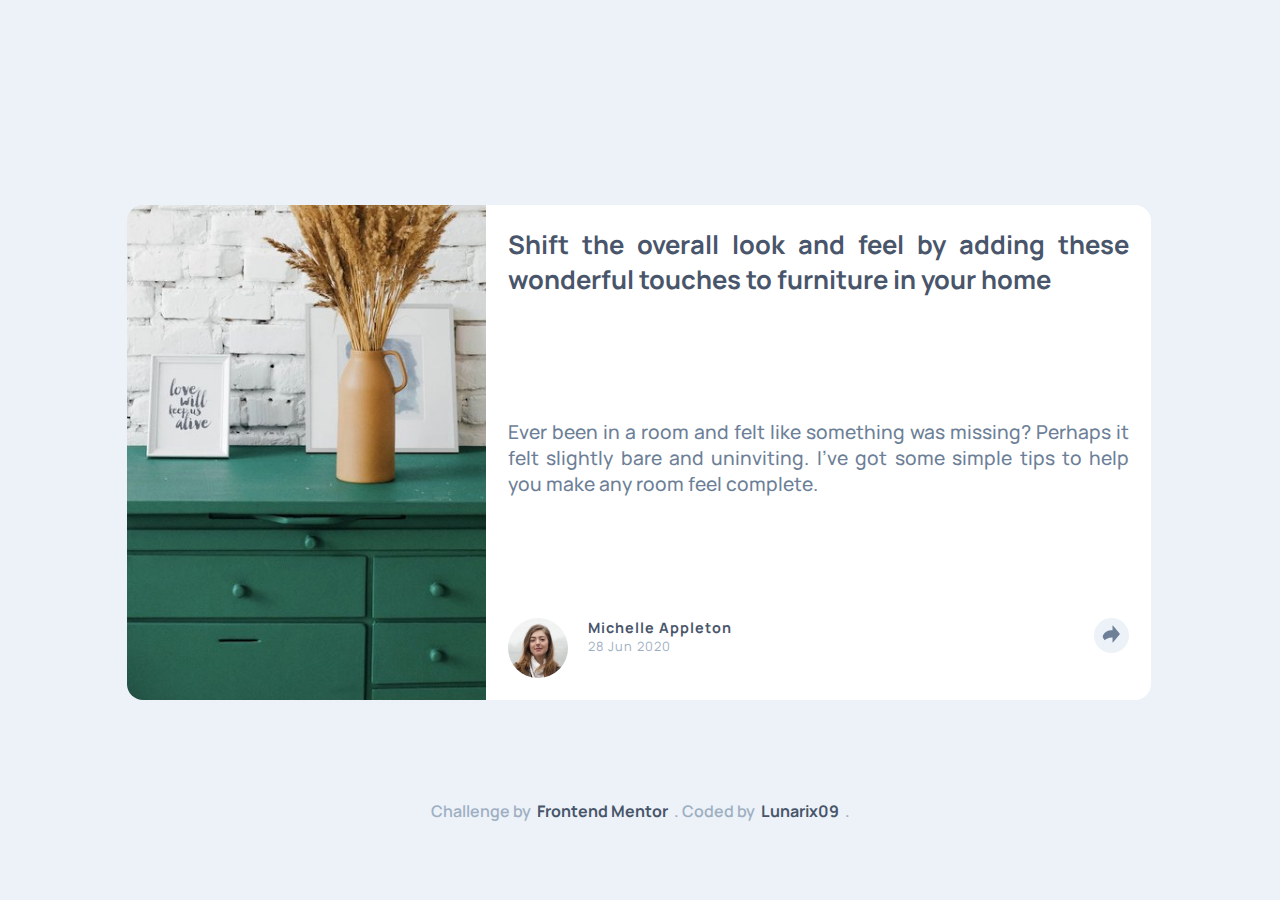
<file: article-preview-component-master/index.html>
<!DOCTYPE html>
<html lang="en">
<head>
  <meta charset="UTF-8">
  <meta name="viewport" content="width=device-width, initial-scale=1.0"> <!-- displays site properly based on user's device -->

  <link rel="icon" type="image/png" sizes="32x32" href="./images/favicon-32x32.png">
  
  <title>Article preview component</title>
  <link rel="stylesheet" href="style.css">
</head>
<body>

  <div class="article">
    <div class="left_side"><img src="images/drawers.jpg" alt=""></div>
    
    <div class="right_side">
      <span class="p_1">Shift the overall look and feel by adding these wonderful 
        touches to furniture in your home</span>
      
      <span class="p_2">Ever been in a room and felt like something was missing? Perhaps 
        it felt slightly bare and uninviting. I’ve got some simple tips 
        to help you make any room feel complete.</span>
      
      <div class="infos">
        <div>
          <img src="images\avatar-michelle.jpg" alt="">
          <span>
            <h2>Michelle Appleton</h2>
            <p>28 Jun 2020</p>
          </span>
        </div>
        
        <button class="share"><img src="images\icon-share.svg" alt="button share"></button>
      </div>
    
      <div class="popup_1">
        <p>SHARE</p>
        <div>
          <button class="faceb"><img src="images\icon-facebook.svg" alt="icon-facebook"></button>
          <button class="twt"><img src="images\icon-twitter.svg" alt="icon-twitter"></button>
          <button class="pint"><img src="images\icon-pinterest.svg" alt="icon-pinterest"></button>
        </div>
        <button class="share"><img src="images\icon-share.svg" alt="button share"></button>
      </div>
      
    </div>
  
  </div>

    <div class="popup">
      <p>SHARE</p>
      <div>
        <button class="faceb"><img src="images\icon-facebook.svg" alt="icon-facebook"></button>
        <button class="twt"><img src="images\icon-twitter.svg" alt="icon-twitter"></button>
        <button class="pint"><img src="images\icon-pinterest.svg" alt="icon-pinterest"></button>
      </div>
      <button class="share"><img src="images\icon-share.svg" alt="button share"></button>
    </div>  
  
  <div class="attribution">
    Challenge by <a href="https://www.frontendmentor.io?ref=challenge" target="_blank">Frontend Mentor</a>. 
    Coded by <a href="https://www.frontendmentor.io/profile/Lunarix09">Lunarix09</a>.
  </div>

  <script src="script.js"></script>
</body>
</html>
</file>
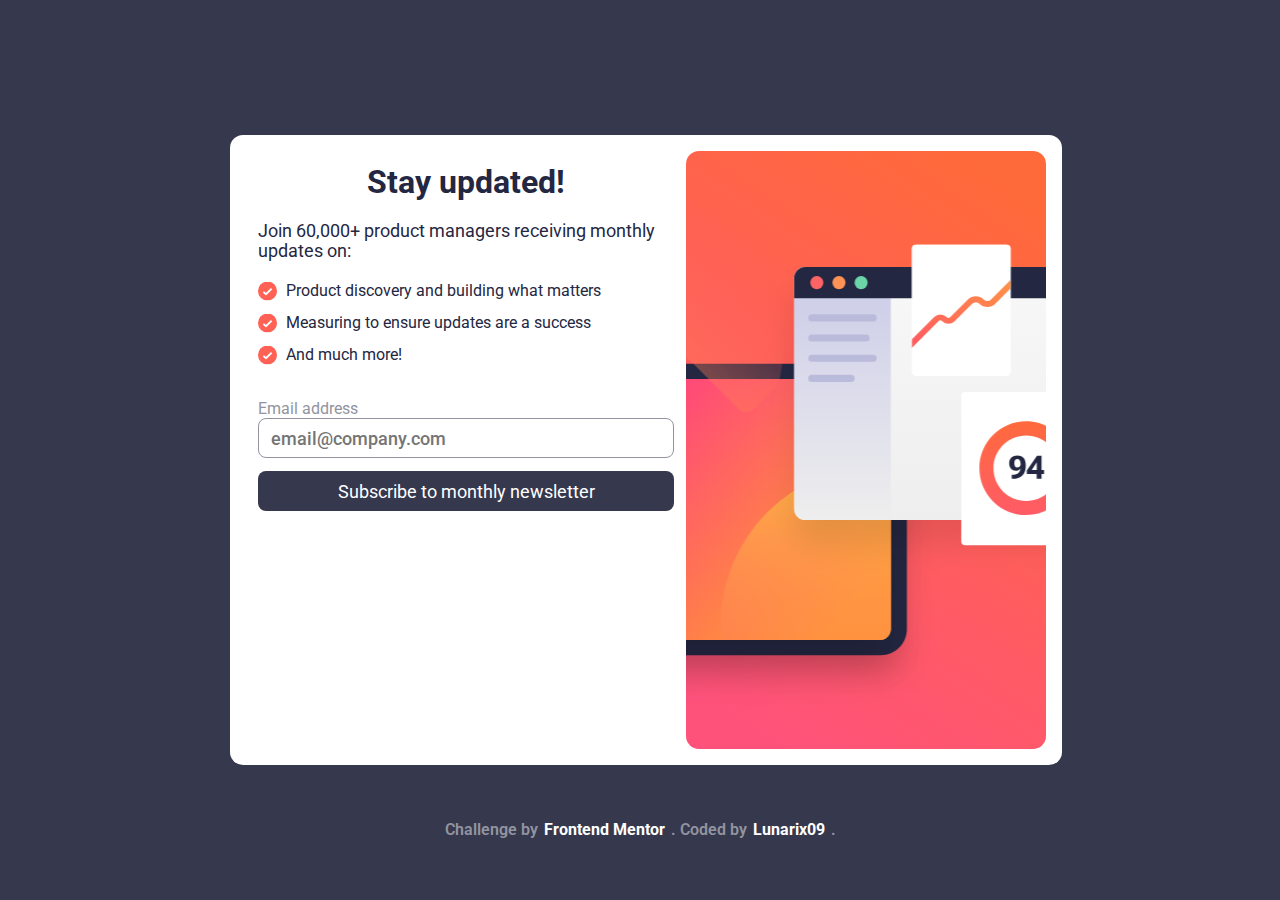
<file: newsletter-sign-up-with-success-message-main/index.html>
<!DOCTYPE html>
<html lang="en">
<head>
  <meta charset="UTF-8">
  <meta name="viewport" content="width=device-width, initial-scale=1.0"> <!-- displays site properly based on user's device -->

  <link rel="icon" type="image/png" sizes="32x32" href="./assets/images/favicon-32x32.png">
  
  <title>Newsletter sign-up form with success message</title>
  <link rel="stylesheet" href="style.css">

</head>
<body>

<!-- Sign-up form start -->
  <div class="card">

    <div class="left_side">
      <h1>Stay updated!</h1>
      <p class="p1">Join 60,000+ product managers receiving monthly updates on:</p>
      <ul>
        <li>Product discovery and building what matters</li>
        <li>Measuring to ensure updates are a success</li>
        <li>And much more!</li>
      </ul>

      <span> <label for="email" class="placeholder">Email address</label>
      <label for="email" class="placeholder_1">Valid email required</label></span>
      
      <form action="" method="get">
        <input required type="email" placeholder="email@company.com" class="email" id="email">
        <button type="submit" class="submit">Subscribe to monthly newsletter</button>
      </form>
    </div>
    
    <div class="right_side">
      
    </div>
  </div>

   
 
<!-- Sign-up form end -->

<!-- Success message start -->

  <div class="sucess_message" id="sucess_message">
    <div class="pop_up">
      <img src="images/icon-list.svg" alt="icon-list">
      <h1>Thanks for subscribing!</h1>
      <p class="p2">A confirmation email has been sent to ash@loremcompany.com. Please open it and click the button inside to confirm your subscription.</p>

      <button class="dismiss_btn">Dismiss message</button>
    </div>
  </div>

<!-- Success message end -->
  
  <div class="attribution">
    Challenge by <a href="https://www.frontendmentor.io?ref=challenge" target="_blank">Frontend Mentor</a>. 
    Coded by <a href="https://www.frontendmentor.io/profile/Lunarix09">Lunarix09</a>.
  </div>

  <script src="script.js"></script>

</body>
</html>
</file>
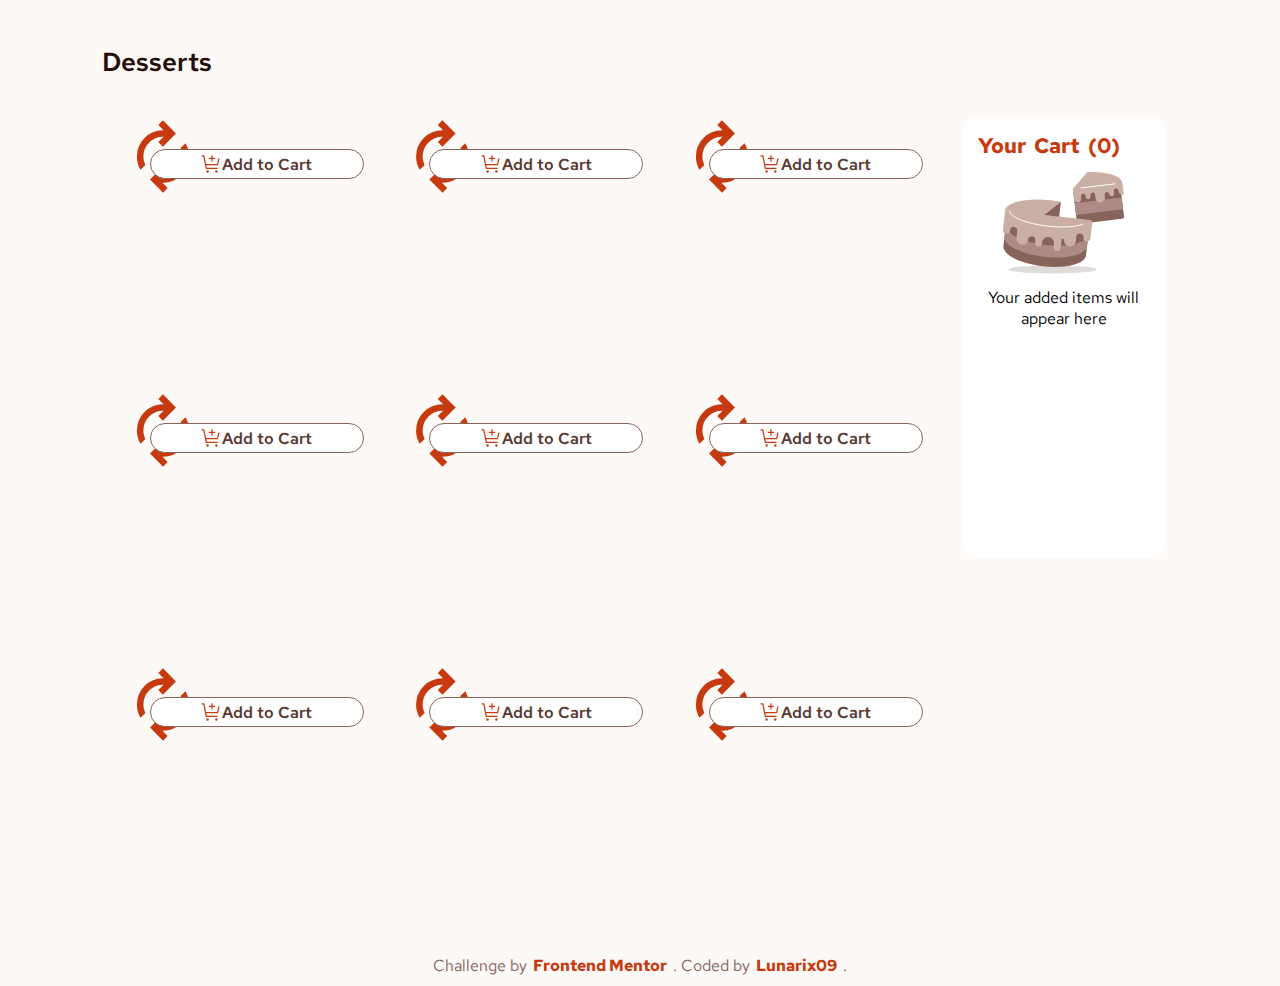
<file: product-list-with-cart-main/index.html>
<!DOCTYPE html>
<html lang="en">
<head>
  <meta charset="UTF-8">
  <meta name="viewport" content="width=device-width, initial-scale=1.0"> <!-- displays site properly based on user's device -->

  <link rel="icon" type="image/png" sizes="32x32" href="./assets/images/favicon-32x32.png">
  <link rel="stylesheet" href="style.css">
  
  <script src="script.js" defer></script>
  <title>Product list with cart</title>

</head>
<body>

  <div class="container">
      <label for="desserts" class="desserts_label">Desserts</label>
   
    <section class="desserts" id="desserts">

      <div class="d_1 d">
        <img class="desserts_img" src="" alt="">
        <div class="details">
          <p></p>
          <h3></h3>
          <h5></h5>
        </div>
        <button class="add_to_cart"><img src="assets/images/icon-add-to-cart.svg" alt="">  <span>Add to Cart</span> </button>
        <div class="counter">
          <button class="minus_btn"><img src="assets/images/icon-decrement-quantity.svg" alt="icon-decrement-quantity"></button>
          <span class="counter_span"></span>
          <button class="plus_btn"><img src="assets/images/icon-increment-quantity.svg" alt="icon-increment-quantity"></button>
        </div>
      </div>

      <div class="d_2 d">
        <img class="desserts_img" src="" alt="">
        <div class="details">
          <p></p>
          <h3></h3>
          <h5></h5>
        </div>
        <button class="add_to_cart"> <img src="assets/images/icon-add-to-cart.svg" alt="">  <span>Add to Cart</span> </button>
        <div class="counter">
          <button class="minus_btn"><img src="assets/images/icon-decrement-quantity.svg" alt="icon-decrement-quantity"></button>
          <span class="counter_span"></span>
          <button class="plus_btn"><img src="assets/images/icon-increment-quantity.svg" alt="icon-increment-quantity"></button>
        </div>
      </div>

      <div class="d_3 d">
        <img class="desserts_img" src="" alt="">
        <div class="details">
          <p></p>
          <h3></h3>
          <h5></h5>
        </div>
        <button class="add_to_cart"> <img src="assets/images/icon-add-to-cart.svg" alt="">  <span>Add to Cart</span> </button>
        <div class="counter">
          <button class="minus_btn"><img src="assets/images/icon-decrement-quantity.svg" alt="icon-decrement-quantity"></button>
          <span class="counter_span"></span>
          <button class="plus_btn"><img src="assets/images/icon-increment-quantity.svg" alt="icon-increment-quantity"></button>
        </div>
      </div>

      <div class="d_4 d">
        <img class="desserts_img" src="" alt="">
        <div class="details">
          <p></p>
          <h3></h3>
          <h5></h5>
        </div>
        <button class="add_to_cart"> <img src="assets/images/icon-add-to-cart.svg" alt="">  <span>Add to Cart</span> </button>
        <div class="counter">
          <button class="minus_btn"><img src="assets/images/icon-decrement-quantity.svg" alt="icon-decrement-quantity"></button>
          <span class="counter_span"></span>
          <button class="plus_btn"><img src="assets/images/icon-increment-quantity.svg" alt="icon-increment-quantity"></button>
        </div>
      </div>

      <div class="d_5 d">
        <img class="desserts_img" src="" alt="">
        <div class="details">
          <p></p>
          <h3></h3>
          <h5></h5>
        </div>
        <button class="add_to_cart"> <img src="assets/images/icon-add-to-cart.svg" alt="">  <span>Add to Cart</span> </button>
        <div class="counter">
          <button class="minus_btn"><img src="assets/images/icon-decrement-quantity.svg" alt="icon-decrement-quantity"></button>
          <span class="counter_span"></span>
          <button class="plus_btn"><img src="assets/images/icon-increment-quantity.svg" alt="icon-increment-quantity"></button>
        </div>
      </div>

      <div class="d_6 d">
        <img class="desserts_img" src="" alt="">
        <div class="details">
          <p></p>
          <h3></h3>
          <h5></h5>
        </div>
        <button class="add_to_cart"> <img src="assets/images/icon-add-to-cart.svg" alt="">  <span>Add to Cart</span> </button>
        <div class="counter">
          <button class="minus_btn"><img src="assets/images/icon-decrement-quantity.svg" alt="icon-decrement-quantity"></button>
          <span class="counter_span"></span>
          <button class="plus_btn"><img src="assets/images/icon-increment-quantity.svg" alt="icon-increment-quantity"></button>
        </div>
      </div>

      <div class="d_7 d">
        <img class="desserts_img" src="" alt="">
        <div class="details">
          <p></p>
          <h3></h3>
          <h5></h5>
        </div>
        <button class="add_to_cart"> <img src="assets/images/icon-add-to-cart.svg" alt="">  <span>Add to Cart</span> </button>
        <div class="counter">
          <button class="minus_btn"><img src="assets/images/icon-decrement-quantity.svg" alt="icon-decrement-quantity"></button>
          <span class="counter_span"></span>
          <button class="plus_btn"><img src="assets/images/icon-increment-quantity.svg" alt="icon-increment-quantity"></button>
        </div>
      </div>

      <div class="d_8 d">
        <img class="desserts_img" src="" alt="">
        <div class="details">
          <p></p>
          <h3></h3>
          <h5></h5>
        </div>
        <button class="add_to_cart"> <img src="assets/images/icon-add-to-cart.svg" alt="">  <span>Add to Cart</span> </button>
        <div class="counter">
          <button class="minus_btn"><img src="assets/images/icon-decrement-quantity.svg" alt="icon-decrement-quantity"></button>
          <span class="counter_span"></span>
          <button class="plus_btn"><img src="assets/images/icon-increment-quantity.svg" alt="icon-increment-quantity"></button>
        </div>
      </div>

      <div class="d_9 d">
        <img class="desserts_img" src="" alt="">
        <div class="details">
          <p></p>
          <h3></h3>
          <h5></h5>
        </div>
        <button class="add_to_cart"> <img src="assets/images/icon-add-to-cart.svg" alt="">  <span>Add to Cart</span> </button>        <div class="counter">
          <button class="minus_btn"><img src="assets/images/icon-decrement-quantity.svg" alt="icon-decrement-quantity"></button>
          <span class="counter_span"></span>
          <button class="plus_btn"><img src="assets/images/icon-increment-quantity.svg" alt="icon-increment-quantity"></button>
        </div>
      </div>
      
    </section>
    
    <div class="cart">
      <h2>Your Cart (<span></span>)</h2>
      <div class="empty">
        <img src="assets/images/illustration-empty-cart.svg" alt="">
        <p>Your added items will appear here</p>
      </div>
      
      <!--
      <div class="article">
        <img class="article_img" src="" alt="">
        <div class="dessert_infos">
          <h2></h2>

          <div>
            <p class="n_article counter_span"></p>
            <span class="u_price"></span>
            <span class="n_article_x_u_price"></span>
          </div>
        </div>

        <button class="remove_btn"><img src="assets/images/icon-remove-item.svg" alt="icon-remove-item"></button>
      </div>
      -->

      <div class="articles"></div>

      <div class="confirm_order">
        <div class="total">
          <span>Order total</span>
          <span class="total_count"></span>
        </div>
        <div class="carbon_neutral"><img src="assets/images/icon-carbon-neutral.svg" alt=""> <p>This is a <strong>carbon-neutral</strong> delivery </p></div>
        <button class="cofirm_order_btn">Cofirm Order</button>
      </div>

    </div>

    <div class="pop_up_background">
      <div class="pop_up">
        <img src="assets/images/icon-order-confirmed.svg" alt="icon-order-confirmed">
        
        <div class="text">
          <h1>Order Confirmed</h1>
          <p>We hope you enjoy your food!</p>
        </div>
        
        <div class="order">
          
        </div>
        <button class="start">Start New Order</button>
      </div>

    </div>
  </div>
  
  <div class="attribution">
    Challenge by <a href="https://www.frontendmentor.io?ref=challenge">Frontend Mentor</a>. 
    Coded by <a href="https://www.frontendmentor.io/profile/Lunarix09">Lunarix09</a>.
  </div>
</body>
</html>
</file>
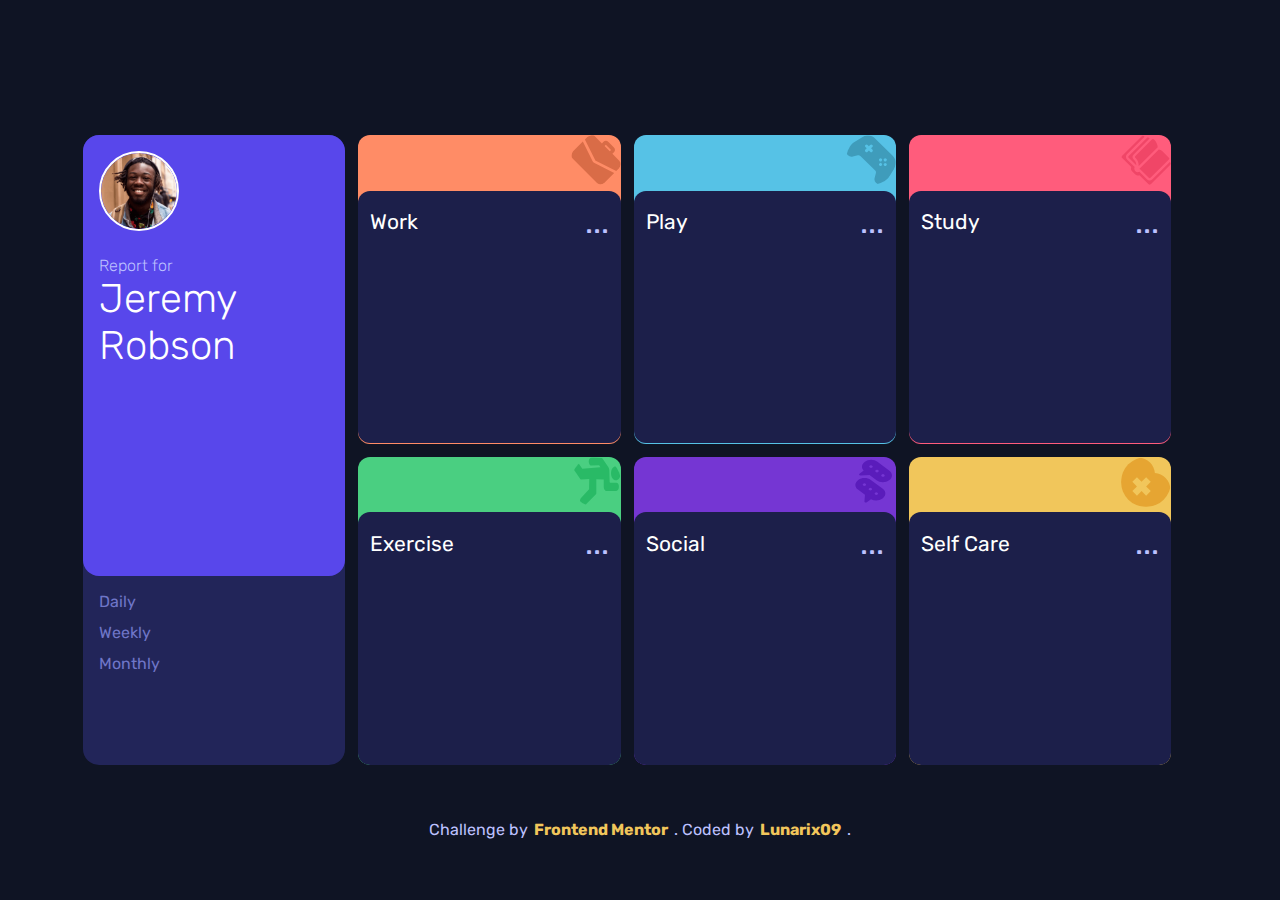
<file: time-tracking-dashboard-main/index.html>
<!DOCTYPE html>
<html lang="en">
<head>
  <meta charset="UTF-8">
  <meta name="viewport" content="width=device-width, initial-scale=1.0"> <!-- displays site properly based on user's device -->

  <link rel="icon" type="image/png" sizes="32x32" href="./images/favicon-32x32.png">
  <link rel="stylesheet" href="style.css">
  <script src="script.js" defer></script>
  <title>Time tracking dashboard</title>

</head>
<body onload="our_infos()">

  <section>
    <div class="card_1">
      <div class="user_side">
        <img src="images/image-jeremy.png" alt="image-jeremy">
        
        <div>
          <label for="h1">Report for</label>
          <h1 class="h1" id="h1">Jeremy Robson</h1>
        </div>
      
      </div>

      <div class="infos">
        <ul>
          <li class="daily">Daily</li>
          <li class="weekly">Weekly</li>
          <li class="monthly">Monthly</li>
        </ul>
      </div> 
    </div>

    <div class="card_2">
      <div class="img"><img src="images/icon-work.svg" alt=""></div>
      <div class="cardi_1 cardi">

        <div class="label">
          <label class="label_1" for="time"></label>
          <label class="label_2" for="time">...</label>
        </div>

        <div class="time">
          <h1></h1>
          <p></p>
        </div>
      </div>
      
    </div>

    <div class="card_3">
      <div class="img"><img src="images/icon-exercise.svg" alt=""></div>
      <div class="cardi_3 cardi">

        <div class="label">
          <label class="label_1" for="time"></label>
          <label class="label_2" for="time">...</label>
        </div>

        <div class="time">
          <h1></h1>
          <p></p>
        </div>
      </div>
      
    </div>

    <div class="card_4">
      <div class="img"><img src="images/icon-play.svg" alt=""></div>
      <div class="cardi_4 cardi">

        <div class="label">
          <label class="label_1" for="time"></label>
          <label class="label_2" for="time">...</label>
        </div>

        <div class="time">
          <h1></h1>
          <p></p>
        </div>
      </div>
      
    </div>

    <div class="card_5">
      <div class="img"><img src="images/icon-social.svg" alt=""></div>
      <div class="cardi_5 cardi">

        <div class="label">
          <label class="label_1" for="time"></label>
          <label class="label_2" for="time">...</label>
        </div>

        <div class="time">
          <h1></h1>
          <p></p>
        </div>
      </div>
      
    </div>

    <div class="card_6">
      <div class="img"><img src="images/icon-study.svg" alt=""></div>
      <div class="cardi_6 cardi">

        <div class="label">
          <label class="label_1" for="time"></label>
          <label class="label_2" for="time">...</label>
        </div>

        <div class="time">
          <h1></h1>
          <p></p>
        </div>
      </div>
      
    </div>

    <div class="card_7">
      <div class="img"><img src="images/icon-self-care.svg" alt=""></div>
      <div class="cardi_7 cardi">

        <div class="label">
          <label class="label_1" for="time"></label>
          <label class="label_2" for="time">...</label>
        </div>

        <div class="time">
          <h1></h1>
          <p></p>
        </div>
      </div>
      
    </div>

  </section>
  
  <div class="attribution">
    Challenge by <a href="https://www.frontendmentor.io?ref=challenge" target="_blank">Frontend Mentor</a>. 
    Coded by <a href="https://www.frontendmentor.io/profile/Lunarix09">Lunarix09</a>.
  </div>
</body>
</html>
</file>
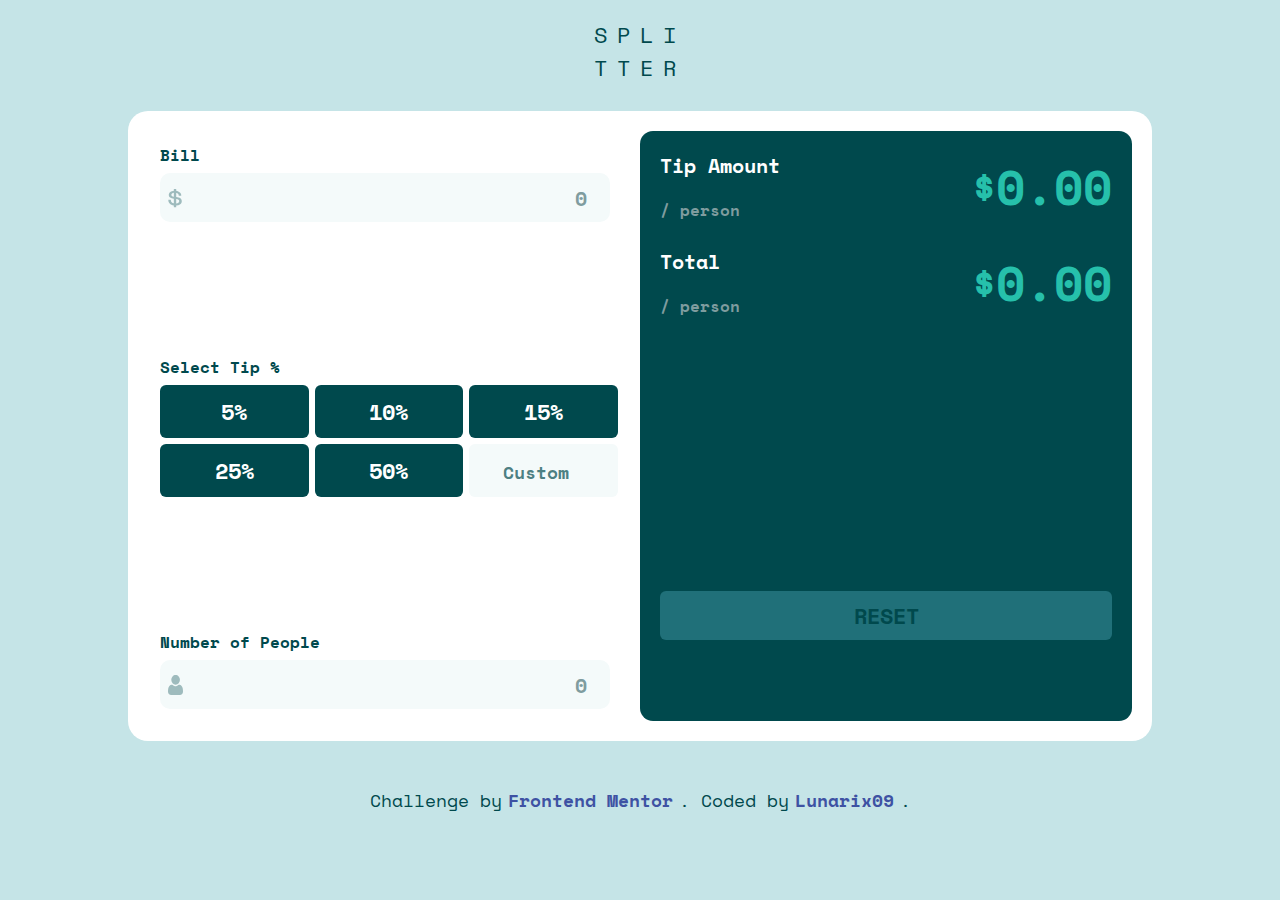
<file: tip-calculator-app-main/index.html>
<!DOCTYPE html>
<html lang="en">
<head>
  <meta charset="UTF-8">
  <meta name="viewport" content="width=device-width, initial-scale=1.0"> <!-- displays site properly based on user's device -->

  <link rel="icon" type="image/png" sizes="32x32" href="./images/favicon-32x32.png">
  <link rel="stylesheet" href="style.css">
  <title>Tip calculator app</title>
</head>
<body>

  <div class="text_1">
    <span>SPLI</span>
    <span>TTER</span>
  </div>

  <section>
  <!-- left_side -->
    <div class="left_side">

      <div class="bill_1">
        <label for="bill">
          <span>Bill</span>
          <span class="error">Can't be zero</span>
        </label>
        <div>
          <img src="images/icon-dollar.svg" alt="icon-dollar">
          <input type="number" min="0" placeholder="0" id="bill">
        </div>
      </div>

      <div class="tip">
        <label for="tip_percent">Select Tip %</label>

        <div id="tip_percent">
          <button class="btn_5 btn_percent">5%</button>
          <button class="btn_10 btn_percent" >10%</button>
          <button class="btn_15 btn_percent">15%</button>
          <button class="btn_25 btn_percent">25%</button>
          <button class="btn_50 btn_percent">50%</button>

          <input id="custom_btn" type="number" min="1" step="0.5" placeholder="Custom" title="Custom tip percent %">
        </div>
      </div>

      <div class="people">
        <label for="people_nb">
          <span>Number of People</span>
          <span class="error">Can't be zero</span>
        </label>
        <div>
          <img src="images/icon-person.svg" alt="icon-person">
          <input type="number" min="0" step="1"  placeholder="0" id="people_nb">
        </div>
      </div>

    </div>

  <!-- right_side -->
    <div class="right_side">
      <div class="results">

        <div class="amount">
          <div>
            <p class="p_1">Tip Amount</p>
            <p>/ person</p>
          </div>
          <span>$<h2>0.00</h2></span>
        </div>

        <div class="total">
          <div>
            <p class="p_1">Total</p>
            <p>/ person</p>
          </div>
          <span>$<h2>0.00</h2></span>
        </div>
      </div>

      <button class="reset_btn">RESET</button>
    </div>

  </section>
  
  <div class="attribution">
    Challenge by <a href="https://www.frontendmentor.io?ref=challenge" target="_blank">Frontend Mentor</a>. 
    Coded by <a href="https://www.frontendmentor.io/profile/Lunarix09">Lunarix09</a>.
  </div>

  <script src="script.js" defer></script>
</body>
</html>
</file>
<file: article-preview-component-master/style.css>
@import url('https://fonts.googleapis.com/css2?family=Manrope:wght@200..800&display=swap');

*{
    margin: 0;
    padding: 0;
    box-sizing: border-box;
    font-family: "Manrope", sans-serif;
}
body{
    display: flex;
    flex-direction: column;
    justify-content: center;
    background-color: hsl(210, 46%, 95%);
    padding: 25px;
}
.article{
    display: flex;
    flex-direction: row;
    gap: 0px;
    box-shadow: 3px 6px 12px hsl(210, 46%, 95%);
    height: 55vh;
    width: 80vw;
    position: relative;
    top: 20vh;
    left: 8vw;
}
.left_side{
    height: 100%;
    width: 35%;
    border-radius: 16px 0px 0px 16px ;
}
.left_side img{
    display: block;
    height: 100%;
    width: 100%;
    border-radius: 16px 0px 0px 16px ;
    object-fit: cover;
}
.right_side{
    height: 100%;
    width: 65%;
    border-radius: 0px 16px  16px 0px ;
    background-color: hsl(0, 0%, 100%);
    display: flex;
    flex-direction: column;
    justify-content: space-between;
    align-items: center;
    padding: 22px;
}
.p_1{
    width: 100%;
    height: auto;
    font-size: 1.4em;
    font-weight: 700;
    color: hsl(217, 19%, 35%);
    text-align: justify;
}
.p_2{
    width: 100%;
    height: auto;
    font-size: 1.1em;
    font-weight: 500;
    color: hsl(214, 17%, 51%);
    text-align: justify;
    margin: 22px 0px;
}
.infos{
    width: 100%;
    height: auto;
    display: flex;
    flex-direction: row;
    justify-content: space-between;
}
.infos div{
    width: 100%;
    height: auto;
    display: flex;
    flex-direction: row;
}
.infos p{
    width: 100%;
    color: hsl(212, 23%, 69%);
    font-size: 0.8em;
    letter-spacing: 1px;
}
.infos h2{
    width: 100%;
    color: hsl(217, 19%, 35%);
    font-size: 0.9em;
    letter-spacing: 1px;
}
.infos img{
    width: 60px;
    height: 60px;
    border-radius: 100%;
    margin-right: 20px;
}
.infos span{
    display: flex;
    flex-direction: column;
}
.infos .share{
    background-color: hsl(210, 46%, 95%);
    width: 35px;
    height: 35px;
    border-radius: 100%;
    border: none;
    cursor: pointer;
    
}
.share img{
    width: 18px;
    height: 18px;
    margin-left: 8px;
    transition: 0.6s ease-in-out;
}
.fadeIn{ 
    opacity: 0;    
    animation: fadeIn 0.7s forwards;
}
.fadeOut{ 
    opacity: 1;    
    animation: fadeOut 0.7s forwards;
}
@keyframes fadeIn {
    from {
        opacity: 0;
        width: 10em;
    }
    50% {
        opacity: 0.6;
    }
    to {
        opacity: 1;
        width: 15em;
    }
}
@keyframes fadeOut {
    from {
        opacity: 1;
        width: 15em;
    }
    50% {
        opacity: 0.6;
    }
    to {
        
        opacity: 0;
        width: 10em;
    }
}
.popup{
    display: none;
    flex-direction: row;
    align-items: center;
    justify-content: center;
    transform: translate(-50%, -50%);
    width: 15em;
    border-radius: 12px;
    background-color: hsl(217, 19%, 35%);
    padding: 12px;
    margin-right: 10px;
    position: absolute;
    top: 50%;
    left: 50%;
    padding: 10px 25px;
    gap: 8px;
    box-shadow: 2px 5px 18px hsl(212, 23%, 69%);
}
.popup p{
    color: hsl(212, 23%, 69%);
    font-size: 16px;
    letter-spacing: 2px;
    font-weight: 500;
    
}
.popup::after{
    content: "";
    position: relative;
    bottom: -33px; 
    left: -28%; 
    border-width: 12px;
    border-style: solid;
    border-color: hsl(217, 19%, 35%) transparent  transparent  transparent; /* Triangle pointant vers le bas */
    display: block;
    width: 0;
    height: 0;
}
.popup button{
    border: none;
    width: 25px;
    height: 25px;
    cursor: pointer;
    background-color: transparent;
}
.popup .share{
    display: none;
}
.popup div{
    display: flex;
    flex-direction: row;
}
.share:hover{
    transform: scale(1.1);
    border: 1.5px solid hsl(214, 17%, 51%);
}
.share:active{
    background-color: hsl(214, 17%, 51%);
    
}
.share img:active{
    color: hsl(210, 46%, 95%);
}
.active{
    display: flex !important;
}
.fadeIn1{ 
    opacity: 0;    
    animation: fadeIn1 0.7s forwards;
}
.fadeOut1{ 
    opacity: 1;    
    animation: fadeOut1 0.7s forwards;
}
@keyframes fadeIn1 {
    from {
        opacity: 0;
        transform: translate(0,-30px);
        z-index: -0.8;
    }
    50%{
        z-index: -0.5;
    }
    to {
        opacity: 1;
        transform: translate(0, 9.1vh);
        z-index: 0;
    }
}
@keyframes fadeOut1 {
    from {
        opacity: 1;
        transform: translate(0px,9.1vh);
        z-index: 0;
    }
    50%{
        z-index: -0.5;
    }
    to {
        opacity: 0;
        transform: translate(0,6vh);
        z-index: -0.8;
    }
}
.popup_1{
    display: none;
    flex-direction: row;
    align-items: center;
    justify-content: space-between;
    width: 93vw;
    background-color: hsl(217, 19%, 35%);
    padding: 12px;
    border-radius: 0px 0px 16px  16px ;
    padding: 6% 8%;
    opacity: 0;
}
.popup_1 div{
    display: flex;
    flex-direction: row;
    gap: 8px;
}
.popup_1 p{
    color: hsl(212, 23%, 69%);
    font-size: 16px;
    letter-spacing: 2px;
    font-weight: 500;
}
.popup_1 button{
    border: none;
    width: 25px;
    height: 25px;
    cursor: pointer;
    background-color: transparent;
}
.popup_1 .share{
    background-color: hsl(214, 17%, 51%);
    width: 30px;
    height: 30px;
    border-radius: 100%;
    border: none;
    cursor: pointer;
}
.popup_1 .share{
    background-color: hsl(214, 17%, 51%);
    width: 30px;
    height: 30px;
    border-radius: 100%;
    border: none;
    cursor: pointer;
} 
.popup_1 .share img{
    width: 22px;
    height: 22px;
    margin-left: 2px;
}

.attribution {
    display: flex;
    align-items: center;
    justify-content: center;
    gap: 6px;
    color: hsl(212, 23%, 69%);
    padding: 10px;
    font-size: 16px;
    font-weight: 600;
    text-align: justify;
    flex-wrap: wrap;
    position: relative;
    top: 30vh;
}
.attribution a {
    text-decoration: none;
    color: hsl(217, 19%, 35%);
    font-weight: 700;
}
@media screen and (min-width:730px){
    .p_1{font-size: 1.6em;
    }
    .p_2{
        font-size: 1.2em;
    }
}
@media screen and (max-width:1000px){
    .article{
        display: flex;
        flex-direction: row;
        gap: 0px;
        box-shadow: 3px 6px 12px hsl(210, 46%, 95%);
        height: 70vh;
        width: 80vw;
        position: relative;
        top: 5vh;
        left: 7vw;
    }
}
@media screen and (max-width: 1000px) and (min-width: 900px){
    .popup::after{
        bottom: -33px; 
        left: -36%; 
    }
}
@media screen and (max-width: 899px){
    .popup::after{
        bottom: -33px; 
        left: -33%; 
    }
}
@media screen and (max-width: 840px){
    .article{
        height: 80vh;
        width: 80vw;
        position: relative;
        top: 5vh;
        left: 5vw;
    }
    .p_1{
        font-size: 1.4em;
    }
    .p_2{
        font-size: 1.1em;
    }
    
}
@media screen and (max-width: 587px){
    .article{
        display: flex;
        flex-direction: column;
        height: 90vh;
        width: 85vw;
        position: relative;
        top: 1.5vh;
        left: 3.5vw;
    }
    .left_side{
        height: 35%;
        width: 100%;
    }
    .left_side img{
        display: block;
        height: 100%;
        width: 100%;
        border-radius: 16px 16px 0px 0px  ;
        object-fit: cover;
    }
    .right_side{
        height: 65%;
        width: 100%;
        border-radius:0px ;
        border-radius: 0px 0px 16px  16px ;
    }
    .p_1{
        font-size: 1.35em;
    }
    .p_2{
        font-size: 1.05em;
    }
    .popup::after{
        border-width: 0;
        border-style: none;
        border-color: none;
    }
    .share img{
        margin-left: 8px;
    }
    .popup_1{
        width: 85vw;
    }
}
@media screen and (max-width: 390px){
    .article{
        display: flex;
        flex-direction: column;
        height: 93vh;
        width: 93vw;
        position: relative;
        top: 0.8vh;
        left: -3.5vw;
    }
    .left_side{
        height: 35%;
        width: 100%;
    }
    .p_1{
        font-size: 1.1em;
    }
    .p_2{
        font-size: 0.9em;
    }
    .popup_1{
        width: 93vw;
    }
    .infos div img{
        width: 45px;
        height: 45px;
    }
    .share img{
        width: 18px;
        height: 18px;
        margin-left: 9px;
    }
}
</file>
<file: newsletter-sign-up-with-success-message-main/style.css>
@import url('https://fonts.googleapis.com/css2?family=Roboto:ital,wght@0,100;0,300;0,400;0,500;0,700;0,900;1,100;1,300;1,400;1,500;1,700;1,900&display=swap');
*{
    margin: 0px;
    padding: 0px;
    box-sizing: border-box;
    font-family: "Roboto", sans-serif;
}
body{
    width: 100h;
    height: 100vh;
    background-color: hsl(235, 18%, 26%);
}
.card{
    display: flex;
    flex-direction: row;
    justify-content: space-between;
    padding: 16px;
    background-color: hsl(0, 0%, 100%);
    border-radius: 13px;
    width: 65vw;
    height: 70vh;
    position: relative;
    top: 15vh;
    left: 18vw;
}
.left_side{
    width: 55%;
    height: 100%;
    display:flex ;
    flex-direction: column;
    padding: 12px;
}
h1{
    font-size: 2em;
    color: hsl(234, 29%, 20%);
    text-align: center;
    margin-bottom: 20px;
}
p{
    font-size: 1.1em;
    color: hsl(234, 29%, 20%);
}

ul {
    list-style: none; /* Supprime les marqueurs par défaut */
    margin: 20px 0;
    padding: 0;
    list-style-position: inside;
    margin-bottom: 22px;
}
li {
    position: relative;
    padding-left: 28px; /* Espace pour l'icône */
    font-size: 1em;
    color: hsl(234, 29%, 20%);
    margin-bottom: 13px;
}
li::before {
    content: "";
    position: absolute;
    top: 50%;
    left: 0;
    transform: translateY(-50%);
    width: 19px;
    height: 19px;
    margin-right: 12px;
    background-image: url("images/icon-list.svg");
    background-size: contain;
    background-repeat: no-repeat;
}
form{
    display: flex;
    align-items: center;
    flex-direction: column;
    justify-content: center;
    width: 100%;
}
.email{
    width: 100%;
    height: 40px;
    padding: 12px;
    color: hsl(234, 29%, 20%);
    font-size: 18px;
    margin-bottom: 13px;
    border: 1.5px solid hsl(231, 7%, 60%);
    border-radius: 8px;
    overflow: hidden;
    outline: none;
}
.left_side span{
    display: flex;
    justify-content: space-between;
}
.email::placeholder{
    font-size: 18px;
    font-weight: 500;
    margin-bottom: 8px;
}
.placeholder{
    color: hsl(231, 7%, 60%);
}
.placeholder_1{
    display: none;
    color: hsl(4, 100%, 67%);
}
.error{
    border: 1.8px solid hsl(4, 100%, 67%);
    background-color: hsla(4, 100%, 67%, 0.457);
    color: hsl(4, 100%, 67%);
    width: 100%;
    height: 40px;
    padding: 12px;
    color: hsl(234, 29%, 20%);
    font-size: 18px;
    margin-bottom: 13px;
    border-radius: 8px;
    overflow: hidden;
    outline: none;
}
.email:focus{
    border: 1.8px solid hsl(234, 29%, 20%);
}
.submit{
    width: 100%;
    height: 40px;
    padding: 6px;
    background-color: hsl(235, 18%, 26%);
    color: hsl(0, 0%, 100%);
    border: none;
    font-size: 18px;
    text-align: center;
    align-items: center;
    justify-content: center;
    border-radius: 8px;
    cursor: pointer;
}
.submit:hover{
    box-shadow: 2px 6px 13px hsl(231, 7%, 60%);
}
.submit:active{
    background-color: hsl(234, 29%, 20%);
    color: hsl(0, 0%, 100%);
}
.right_side{
    width: 45%;
    height: 100%;
    display:flex ;
    flex-direction: column;
    justify-content: center;
    align-items: center;
    background-image: url("images/illustration-sign-up-desktop.svg");
    background-position: center;
    background-size: cover;
    object-fit: cover;
    border-radius: 13px;
}

.attribution {
    display: flex;
    align-items: center;
    justify-content: center;
    gap: 6px;
    color: hsl(231, 7%, 60%);
    padding: 10px;
    font-size: 16px;
    font-weight: 600;
    text-align: justify;
    flex-wrap: wrap;
    position: relative;
    top: 20vh;
}
.attribution a {
    text-decoration: none;
    color: hsl(0, 0%, 100%);
    font-weight: 700;
}
.active{
    display: flex !important;
}
.sucess_message{
    display: none;
    position: fixed;
    top: 0;
    left: 0;
    height: 100vh;
    width: 100vw;
    z-index: 3;
    background-color: hsla(235, 18%, 26%, 0.274);
    opacity: 0px;
}
.fadeIn1{ 
    opacity: 0;
    backdrop-filter: blur(0px);   
    animation: fadeIn1 0.60s forwards;
}
@keyframes fadeIn1 {
    from {
        opacity: 0;
        backdrop-filter: blur(0px);
    }
    to {
        opacity: 1;
        backdrop-filter: blur(1.6px);
    }
}
.fadeOut1{ 
    opacity: 1;   
    animation: fadeOut1 0.60s forwards;
}
@keyframes fadeOut1 {
    from {
        opacity: 1;
    }
    to {
        opacity: 0;
    }
}

.dismiss_btn{
    text-align: center;
    padding: 10px 12px;
    width: 100%;
    border: none;
    border-radius: 8px;
    margin-top: 13px;
    color: hsl(0, 0%, 100%);
    font-weight: 600;
    background: linear-gradient(90deg, hsl(4, 100%, 67%) 45%, hsl(16, 100%, 67%) 100%);
    cursor: pointer;
}
.pop_up img{
    width: 35px;
    height: 35px;
}
.pop_up h1{
    margin-top: 12px;
    text-align: start;
}
.dismiss_btn:hover{
    box-shadow: 2px 5px 12px hsl(4, 100%, 67%);
}
.dismiss_btn:active{
    background: hsl(235, 18%, 26%);
}
/*.attribution:active::after {
    content: "";
    position: absolute;
    top: 0;
    left: 0;
    right: 0;
    bottom: 0;
    z-index: -1;
    border-radius: 8px; /* Adapté au bouton 
    background: linear-gradient(90deg, hsl(4, 100%, 67%) 45%, hsl(16, 100%, 67%) 100%);
    box-shadow: 2px 5px 16px rgba(0, 0, 0, 0.2); /* Ombre légère pour compléter l'effet 
}*/
.pop_up{
    display: flex;
    flex-direction: column;
    align-items: start;
    justify-content: space-between;
    transform: translate(-50%, -50%);
    width: 25vw;
    height: 55vh;
    padding: 20px;
    position: absolute;
    left: 50vw;
    top: 0vh;
    padding: 20px;
    border-radius: 16px;
    background-color: hsl(0, 0%, 100%);
    opacity: 0;
}
.fadeIn{
    opacity: 0;
    animation: fadeIn 0.7s forwards;
}
.fadeOut{ 
    opacity: 1;   
    animation: fadeOut 0.60s forwards;
}
@keyframes fadeIn {
    from {
        opacity: 0;
        top: 40vh;
    }
    to {
        opacity: 1;
        top: 50vh;
    }
}
@keyframes fadeOut {
    from {
        opacity: 1;
        top: 50vh;
    }
    to {
        opacity: 0;
        top: 40vh;
    }
}
@media screen and (max-width: 990px) {
    .card{
        width: 75vw;
        height: 90vh;
        padding: 20px;
        left: 12vw;
        top: 5vh;
    }
    ul {
        margin-bottom: 5px;
    }
    .pop_up{
        width: 55vw;
        height: 60vh;
        padding: 20px;
        left: 50vw;
        top: 45vh;
    }
}
@media screen and (max-width:800px) {
    .pop_up{
        width: 58vw;
        height: 60vh;
        padding: 20px;
        left: 50vw;
        top: 45vh;
    }
    
}
@media screen and (max-width:488px) {
    .card{
        display: flex;
        flex-direction: column-reverse;
        gap: 0px;
        padding: 10px;
        width: 93vw;
        height: 100vh;
        top: 8vh;
        left: 3.3vw;
    }
    
    .left_side{
        width: 100%;
        height: 60%;
    }
    .right_side{
        width: 100%;
        height: 40%;
    }
    h1{
        font-size: 1.5em;
        text-align: start;
        margin-bottom: 12px;
    }
    .pop_up{
        width: 65vw;
        height: 56vh;
        padding: 20px;
        left: 50vw;
        top: 40vh;
    }
    @keyframes fadeIn {
        from {
            opacity: 0;
            position: absolute;
            width: 92vw;
            padding: 20px;
            top: 30vh;
            left: 50vw;
            height: 70vh;
        }
        to {
            opacity: 1;
            position: absolute;
            width: 92vw;
            padding: 20px;
            top: 42vh;
            left: 50vw;
            height: 70vh;
        }
    }
    @keyframes fadeOut {
        from {
            opacity: 1;
            position: absolute;
            width: 92vw;
            padding: 20px;
            top: 42vh;
            left: 50vw;
            height: 70vh;
        }
        to {
            opacity: 0;
            position: absolute;
            width: 92vw;
            padding: 20px;
            top: 30vh;
            left: 50vw;
            height: 70vh;
        }
    }
}

@media screen and (max-width:300px) {
    .card{
        height: 98vh;
        top: 2vh;
    }
    .pop_up{
        width: 92vw;
        height: 96vh;
        padding: 20px;
        left: 50vw;
        top: 10vh;
    }
}
@media screen and (max-width:765px) and (min-width:488px) {
    .card{
        display: flex;
        flex-direction: column-reverse;
        gap: 0px;
        width: 90vw;
        height: 100vh;
        top: 5vh;
        left: 5vw;
    }
    .left_side{
        width: 100%;
        height: 60%;
    }
    .right_side{
        width: 100%;
        height: 40%;
    }
    h1{
        font-size: 1.5em;
        text-align: start;
        margin-bottom: 12px;
    }
    .pop_up{
        width: 65vw;
        height: 56vh;
        padding: 20px;
        left: 50vw;
        top: 40vh;
    }
}
</file>
<file: product-list-with-cart-main/style.css>
@import url('https://fonts.googleapis.com/css2?family=Red+Hat+Text:ital,wght@0,300..700;1,300..700&display=swap');
*{
    margin: 0;
    padding: 0;
    box-sizing: border-box;
    font-family: "Red Hat Text", sans-sérif;
}
body{
    height: 100vh;
    width: 100vw;
    background-color: hsl(20, 50%, 98%);
}

.container{
    display: flex;
    flex-direction: row;
    width: 90vw;
    height: 90vh;
    justify-content: space-between;
    position: relative;
    top: 13vh;
    left: 1vw;
}
.desserts {
    display: grid;
    grid-template-columns: 1fr 1fr 1fr;
    grid-template-rows: 1fr 1fr 1fr;
    grid-gap: 12px;
    width: 80vw;
    height: auto;
    margin-right: 1vw;
}


.d_1{
    grid-column: 1;
    grid-row: 1;
}
.d_2{
    grid-column: 2;
    grid-row: 1;
}
.d_3{
    grid-column: 3;
    grid-row: 1;
}
.d_4{
    grid-column: 1;
    grid-row: 2;
}
.d_5{
    grid-column: 2;
    grid-row: 2;
}
.d_6{
    grid-column: 3;
    grid-row: 2;
}
.d_7{
    grid-column: 1;
    grid-row: 3;
}
.d_8{
    grid-column: 2;
    grid-row: 3;
}
.d_9{
    grid-column: 3;
    grid-row: 3;
}

.d{
    display: flex;
    flex-direction: column;
}
.d_activate{
    border: 2px solid hsl(14, 86%, 42%);
}
.desserts_img{
    width: 100%;
    height: 68%;
    border-radius: 13px;
}
.desserts_img[src= "assets/images/loading.svg"]{
    width: 30%;
    height: 30%;
}
.desserts_label{
    position: relative;
    left: 7vw;
    top: -8vh;
    font-size: 1.6em;
    font-weight: 600;
    color: hsl(14, 65%, 9%);
}

.add_to_cart{
    display: flex;
    width: 80%;
    height: 30px;
    font-weight: 600;
    font-size: 1em;
    color: hsl(12, 29%, 27%);
    border: 1.5px solid hsl(12, 20%, 44%);
    border-radius: 25px;
    padding: 5px;
    cursor: pointer;
    align-items: center;
    justify-content: center;
    position: relative;
    top: -30%;
    left: 10%;
    background-color: hsl(0, 0%, 100%);
    animation: fadeIn 0.6s forwards;
}
@keyframes fadeIn{
    0%{
        opacity: 0.3;
        width: 25%;
        left: 30%;
    }
    100%{
        opacity: 1;
        width: 80%;
        left: 10%;
    }
}
.add_to_cart:hover{
    border: 1.5px solid hsl(14, 86%, 42%);
    color: hsl(14, 86%, 42%);
}

.counter{
    display: none;
    justify-content: space-between;
    align-items: center;
    background-color: hsl(14, 86%, 42%);
    color: hsl(0, 0%, 100%);
    width: 80%;
    height: 30px;
    border-radius: 25px;
    position: relative;
    top: -30%;
    left: 10%;
    padding: 2px 12px;
    animation: fadein 0.6s forwards;
}
@keyframes fadein{
    0%{
        opacity: 0.3;
        width: 25%;
        left: 30%;
    }
    100%{
        opacity: 1;
        width: 80%;
        left: 10%;
    }
}
.counter button{
    border: none;
    width: 16px;
    height: 16px;
    border-radius: 100%;
    background-color: transparent;
    cursor: pointer;
    align-items: center;
    justify-content: center;
}
.counter button img{
    border: 1.8px solid hsl(0, 0%, 100%);
    border-radius: 100%;
    width: 16px;
    height: 16px;
    padding: 3px;
}
.counter button:active{
    transform: scale(1.2);
    background-color: hsl(0, 0%, 100%);
}
.details{
    margin-top: 2em;
}
.details p{
    color: hsl(7, 20%, 60%);
    font-size: 1.2em;
}
.details h3{
    color: hsl(12, 29%, 27%);
    font-weight: 800;
    font-size: 1.28em;
}
.details h5{
    font-size: 1.1em;
    color: hsl(14, 86%, 42%);
}





.article_img{
    border-radius: 13px;
    margin-right: 16px;
    height: 100%;
    width: 20%;
}
.cart .article, .article{
    border-bottom: 1.5px solid hsl(13, 31%, 94%);
    border-radius: 13px;
    padding: 6px 3px;
    display: none;
    flex-direction: row;
    align-items: center;
    justify-content: space-between;
}
.cart .article h2, .article h2{
    color: hsl(12, 20%, 44%);
    font-size: 0.9em;   
    word-spacing: 2px;
    margin-bottom: 8px;
}
.cart .article .n_article, .article .n_article{
    color: hsl(14, 86%, 42%);
    font-weight: 600;
}
.cart .article .u_price, .article .u_price{
    color: hsl(7, 20%, 60%);
    font-weight: 300;
}
.cart .article .n_article_x_u_price, .article .n_article_x_u_price{
    color: hsl(12, 20%, 44%);
    font-weight: 600;
}
.cart .article .dessert_infos{
    width: 50%;
    margin-right: 35%;
}
.dessert_infos{
    margin-right: 9vw;
}
.cart .article .dessert_infos div, .article .dessert_infos div{
    display: flex;
    flex-direction: row;
    align-items: center;
    justify-content: space-around;
}
.cart .article button, .article button{
    border: none;
    width: 19px;
    height: 19px;
    border-radius: 100%;
    background-color: transparent;
    cursor: pointer;
    align-items: center;
    justify-content: center;
}
.cart .article button img:active, article button img:active{
    border: 1.8px solid hsl(14, 86%, 42%);
}
.cart .article button img, .article button img{
    border: 1.8px solid hsl(14, 25%, 72%);
    border-radius: 100%;
    width: 18px;
    height: 18px;
    padding: 3px;
}
.cart{
    display: flex;
    flex-direction: column;
    justify-content: start;
    width: 19vw;
    height: 49vh;
    background-color: hsl(0, 0%, 100%);
    padding: 15px;
    border-radius: 13px;

}
.cart .articles{
    overflow: auto;
    scrollbar-width: none;
    -ms-overflow-style: none;
}
.cart .articles::-webkit-scrollbar {
    display: none; /* Chrome, Safari et Edge : masque les barres de défilement */

}
.cart_impt{
    height: 60vh !important;
}
.cart h2{
    color: hsl(14, 86%, 42%);
    font-size: 1.3em;   
    word-spacing: 3px;
}
.cart .empty{
    width: 100%;
    display: flex;
    flex-direction: column;
    justify-content: center;
    align-items: center;
    text-align: center;
}
.confirm_order{
    display: none;
    flex-direction: column;
    justify-content: center;
    animation: in 0.60s forwards;
}
@keyframes in {
    0%{
        opacity: 0;
        transform: translate(0px, 10px);
    }
    100%{
        opacity: 1;
        transform: translate(0px, 0px);
    }
}
.total{
    display: flex;
    flex-direction: row;
    justify-content: space-between;
    align-items: center;
    margin-top: 15px;
}
.total span, .order .total span{
    font-weight: 600;
    font-size: 1.1em;
    color: hsl(12, 20%, 44%);
}
.total .total_count, .order .total .total_count{
    font-weight: 700;
    font-size: 1.5em;
    color: hsl(12, 29%, 27%);
}
.confirm_order .carbon_neutral{
    display: flex;
    align-items: center;
    color: hsl(14, 65%, 9%);
    font-size: 13px;
    background-color: hsl(20, 50%, 98%);
    padding: 5px 12px;
    margin: 15px 0px;
}
.confirm_order .cofirm_order_btn{
    background-color: hsl(14, 86%, 42%);
    border: none;
    border-radius: 20px;
    padding: 5px 12px;
    color: hsl(20, 50%, 98%);
    font-size: 1.1em;
    cursor: pointer;
}
.confirm_order .cofirm_order_btn:active, .pop_up .start:active{
    background-color: hsl(12, 20%, 44%);
}


.pop_up_background{
    display: none;
    position: fixed;
    top: 0;
    left: 0;
    height: 100vh;
    width: 100vw;
    z-index: 3;
    background-color: hsla(14, 65%, 9%, 0.664);
    backdrop-filter: blur(1.2px);
}
.active{
    display: flex !important;
}

.pop_up{
    display:flex;
    flex-direction: column;
    background-color: hsl(0, 0%, 100%);
    align-items: start;
    padding: 20px;
    border-radius: 16px;

    transform: translate(-50%, -50%);
    width: 35vw;
    height: 85vh;
    position: absolute;
    left: 50vw;
    top: 50vh;
}
.pop_in{
    animation: pop_in 0.6s forwards;
 }
@keyframes pop_in {
     0%{
        position: absolute;
        left: 50vw;
        top: 30vh;
    }
    100%{
        position: absolute;
        left: 50vw;
        top: 50vh;
    }
}
.pop_out{
    animation: pop_out 0.8s forwards;
}
@keyframes pop_out {
    0%{
        position: absolute;
        left: 50vw;
        top: 50vh;
    }
    50%{
        opacity: 0.6;
    }
    100%{
        position: absolute;
        left: 50vw;
        top: 30vh;
    }
}
.pop_up .text h1{
    font-size: 2em;
    font-weight: 600;
    color: hsl(14, 65%, 9%);
}
.pop_up .text p{
    font-size: 1.12em;
    color: hsl(7, 20%, 60%);
    font-weight: 500;
}
.pop_up .order{
    background-color: hsl(13, 31%, 94%);
    width: 100%;
    height: 60%;
    border-radius: 13px;
    padding: 15px;
    overflow: auto;
    scrollbar-width: none;
    -ms-overflow-style: none;
}
.pop_up .order::-webkit-scrollbar {
    display: none; /* Chrome, Safari et Edge : masque les barres de défilement */

}

.pop_up .start{
    justify-content: space-between;
    align-items: center;
    background-color: hsl(14, 86%, 42%);
    color: hsl(0, 0%, 100%);
    font-size: 1.12em;
    width: 100%;
    height: 35px;
    border-radius: 25px;
    padding: 2px 12px;
    margin-top: 15px;
    cursor: pointer;
    border: none;
}


.attribution {
    display: flex;
    align-items: center;
    justify-content: center;
    gap: 6px;
    color: hsl(12, 20%, 44%);
    padding: 10px;
    font-size: 16px;
    text-align: center;
    flex-wrap: wrap;
    position: relative;
    top: 15vh;
}
.attribution a {
    text-decoration: none;
    color: hsl(14, 86%, 42%);
    font-weight: 700;
}

@media screen and (max-width: 999px){
    .cart{
        width: 35vw;
        height: 45vh;
    }
    .add_to_cart, .counter{
        top: -43%;
        left: 7.5%;
        padding: 5px;
        width: 85%;
    }
    .d_4 .counter, .d_5 .counter, .d_7 .counter{
        top: -38%;
        left: 10%;
    }
    .desserts_label{
        position: relative;
        left: 10vw;
        top: -8vh;
    }
}

@media screen and (max-width: 999px) and (min-width: 986px) {
    .d_1 .add_to_cart{
        top: -36%;
        left: 10%;
    }
    .d_4 .add_to_cart, .d_5 .add_to_cart, .d_7 .add_to_cart{
        top: -38%;
        left: 10%;
    }
    
}
@media screen and (max-width: 900px){
    .details h3{
        font-size: 1.18em;
    }
}
@media screen and (max-width: 985px) and (min-width: 846px){
    .d_1 .add_to_cart{
        top: -45%;
        left: 10%;
    }
    .d_4 .add_to_cart, .d_5 .add_to_cart, .d_7 .add_to_cart{
        top: -39%;
        left: 10%;
    }
}
@media screen and (max-width: 845px) {
    .add_to_cart, .counter{
        top: -48%;
        left: 10%;
    }
    .d_4 .add_to_cart, .d_7 .add_to_cart{
        top: -42%;
        left: 10%;
    }
    .d_5 .counter{
        top: -46%;
        left: 10%;
    }
}
@media screen and (max-width: 812px) and (min-width: 769px){
    .d_4 .add_to_cart, .d_7 .add_to_cart{
        top: -45%;
        left: 10%;
    }
    .d_4 .counter, .d_7 .counter{
        top: -45%;
        left: 10%;
    }
}
@media screen and (min-width: 769px){
    .desserts {
        display: grid;
        grid-template-columns: 1fr 1fr 1fr;
        grid-template-rows: 1fr 1fr 1fr;
        grid-gap: 12px;
        width: 80vw;
        height: auto;
        margin-right: 1vw;
        overflow: auto; /* Ajoute le défilement automatique uniquement si nécessaire */
        scrollbar-width: none; /* Firefox : masque les barres de défilement */
        -ms-overflow-style: none; /* IE 10+ : masque les barres de défilement */
    }
    
    .desserts::-webkit-scrollbar {
        display: none; /* Chrome, Safari et Edge : masque les barres de défilement */
    }
    .cart_impt{
        height: 70vh !important;
    }
}
@media screen and (max-width: 768px) {
    .container{
        display: flex;
        flex-direction: column;
        width: 94vw;
        height: 100vh;
        padding-top: 6vh;
        justify-content: space-between;
        align-items: center;
        position: relative;
        top: 2vh;
        left: 2vw;
        overflow: auto; /* Ajoute le défilement automatique uniquement si nécessaire */
        scrollbar-width: none; /* Firefox : masque les barres de défilement */
        -ms-overflow-style: none; /* IE 10+ : masque les barres de défilement */
    }
    
    .container::-webkit-scrollbar {
        display: none; /* Chrome, Safari et Edge : masque les barres de défilement */
    }
    .d{
        height: 60% ;
    }
    .add_to_cart{
        width: 60%;
        height: 40px;
        padding: 12px 13px;
        position: relative;
        top: -23%;
        left: 20%;
    }
    .counter{
        width: 60%;
        height: 40px;
        padding: 12px 13px;
        position: relative;
        top: -23%;
        left: 20%;
    }
    .d_4 .counter, .d_5 .counter, .d_7 .counter{
        top: -23%;
        left: 20%;
    }
    .d_4 .add_to_cart, .d_7 .add_to_cart{
        top: -23%;
        left: 20%;
    }
    .details{
        margin-top: 1.3em;
    }
    .desserts_img{
        width: 100%;
        height: 80%;
    }
    .desserts{
        display: flex;
        flex-direction: column;
        width: 50vw;
        margin-right: 0%;
        margin-bottom: 8vh;
    }
    .desserts_label{
        position: relative;
        left: -16vw;
        top: -1.5vh;
    }
    
    .cart{width: 50vw;
    }

    .attribution {
        position: relative;
        top: 3vh;
        margin: 0px;
    }
    .pop_up{
        padding: 12px;
        width: 80vw;
        height: 90vh;
    }
}
@media screen and (max-width: 690px) {
    .add_to_cart{
        position: relative;
        top: -25%;
        left: 20%;
    }
}
@media screen and (max-width: 563px) {
    .add_to_cart{
        position: relative;
        top: -27%;
        left: 20%;
    }
    .d_4 .counter, .d_5 .counter, .d_7 .counter{
        top: -27%;
        left: 20%;
    }
    @keyframes pop_in {
        0%{
           position: absolute;
           left: 50vw;
           top: 30vh;
       }
       100%{
           position: absolute;
           left: 50vw;
           top: 47vh;
       }
   }@keyframes pop_out {
       0%{
           position: absolute;
           left: 50vw;
           top: 47vh;
       }
       50%{
           opacity: 0.6;
       }
       100%{
           position: absolute;
           left: 50vw;
           top: 30vh;
       }
   }
}
@media screen and (max-width: 463px) {
    .add_to_cart, .counter{
        position: relative;
        top: -29%;
        left: 20%;
    }
}
@media screen and (max-width: 425px) {
    .d{
        height: 50% ;
    }
    .cart{
        width: 85vw;
        height: 45vh;
    }
    .desserts_img{
        width: 100%;
        height: 80%;
    }
    .desserts{
        width: 85vw;
        margin-bottom: 8vh;
    }

    .desserts_label{
        position: relative;
        left: -27vw;
        top: -2vh;
    }
    .add_to_cart{
        position: relative;
        top: -33%;
        left: 20%;
    }
    .counter{
        position: relative;
        top: -33%;
        left: 20%;
    }
    .d_4 .counter, .d_5 .counter, .d_7 .counter{
        top: -35%;
        left: 20%;
    }
    .d_4 .add_to_cart, .d_7 .add_to_cart{
        top: -35%;
        left: 20%;
    }
    .details{
        margin-top: 2em;
    }
}
@media screen and (max-width: 350px) {
    .add_to_cart{
        position: relative;
        top: -35%;
        left: 20%;
    }
    .counter{
        position: relative;
        top: -35%;
        left: 20%;
    }
    .d_4 .add_to_cart, .d_5 .add_to_cart, .d_7 .add_to_cart{
        top: -39%;
        left: 20%;
    }
    .d_4 .counter, .d_5 .counter, .d_7 .counter{
        top: -39%;
        left: 20%;
    }
    .desserts_label{
        position: relative;
        left: -22vw;
        top: -2vh;
    }
}
@media screen and (max-width: 295px) {
    .add_to_cart{
        position: relative;
        top: -44%;
        left: 20%;
    }
    .d_4 .add_to_cart, .d_7 .add_to_cart{
        position: relative;
        top: -44%;
        left: 20%;
    }
    .counter{
        position: relative;
        top: -44%;
        left: 20%;
    }
    .d_4 .counter, .d_5 .counter, .d_7 .counter{
        top: -44%;
        left: 20%;
    }
}
</file>
<file: time-tracking-dashboard-main/style.css>
@import url('https://fonts.googleapis.com/css2?family=Fraunces:ital,opsz,wght@0,9..144,100..900;1,9..144,100..900&family=Inter:ital,opsz,wght@0,14..32,100..900;1,14..32,100..900&family=Montserrat:ital,wght@0,100..900;1,100..900&family=Rubik:ital,wght@0,300..900;1,300..900&display=swap');

*{
    padding: 0%;
    margin: 0%;
    box-sizing: border-box;
    font-family: "Rubik", sans-serif;
}
body{
    background-color: hsl(226, 43%, 10%);
}
section{
    display: grid;
    grid-template-columns: 1fr 1fr 1fr 1fr;
    grid-template-rows: 1fr 1fr;
    grid-gap: 13px;
    width: 85vw;
    height: 70vh;
    position: relative;
    top: 15vh;
    left: 6.5vw;
}
.card_1{
    grid-row: 1/3;
    grid-column: 1;
    background-color: hsl(236, 45%, 24%);
    border-radius: 16px;
}
.user_side{
    background-color: hsl(246, 80%, 60%);
    padding: 16px;
    display: flex;
    flex-direction: column;
    border-radius: 16px;
    width: 100%;
    height: 70%;
}
.user_side img{
    width: 80px;
    height: 80px;
    margin-bottom: 25px;
    border: 2px solid hsl(0, 0%, 100%);
}
.user_side label{
    color: hsl(236, 100%, 87%);
    font-weight: 100;
    font-size: 1em;
}
.h1{
    font-size: 2.5em;
    color: hsl(0, 0%, 100%);
    font-weight: 200;
}
.infos{
    padding: 16px;
    height: 30%;
    width: 100%;
}
.infos ul{
    list-style: none;
    color: hsl(235, 45%, 61%);
    font-size: 1em;
    justify-content: space-between;
}
.infos li{
    margin-bottom: 12px;
    cursor: pointer;
}
.infos li:active{
    font-weight: 200;
    color: hsl(0, 0%, 100%);
}
.info_active{
    font-weight: 200;
    color: hsl(0, 0%, 100%);
}
img{
    width: 35px;
    height: 35px;
    border-radius: 100%;
}
.card_2 img, .card_3 img, .card_4 img, .card_5 img, .card_6 img, .card_7 img{
    width: 50px;
    height: 50px;
}
.img{
    width: 100%;
    height: 18%;
    display: flex;
    flex-direction: row;
    justify-content: end;
}
.card_2{
    grid-column: 2;
    grid-row: 1;
    display: flex;
    flex-direction: column;
    align-items: end;
    border-radius: 12px;
    background-color: hsl(15, 100%, 70%);
}
.card_3{
    grid-column: 2;
    grid-row: 2;
    display: flex;
    flex-direction: column;
    align-items: end;
    border-radius: 12px;
    background-color: hsl(145, 58%, 55%);

}
.card_4{
    grid-column: 3;
    grid-row: 1;
    display: flex;
    flex-direction: column;
    align-items: end;
    border-radius: 12px;
    background-color: hsl(195, 74%, 62%);
}
.card_5{
    grid-column: 3;
    grid-row: 2;
    display: flex;
    flex-direction: column;
    align-items: end;
    border-radius: 12px;
    background-color: hsl(264, 64%, 52%);
}
.card_6{
    grid-column: 4;
    grid-row: 1;
    display: flex;
    flex-direction: column;
    align-items: end;
    border-radius: 12px;
    background-color: hsl(348, 100%, 68%);
}
.card_7{
    grid-column: 4;
    grid-row: 2;
    display: flex;
    flex-direction: column;
    align-items: end;
    border-radius: 12px;
    background-color: hsl(43, 84%, 65%);
}
.cardi{
    background-color: hsl(235, 46%, 20%);
    border-radius: 12px;
    padding: 12px;
    display: flex;
    flex-direction: column;
    justify-content: space-between;
    height: 82%;
    width: 100%;
    cursor: pointer;
}
.label{
    display: flex;
    flex-direction: row;
    justify-content: space-between;
    align-items: center;
}
.label_1{
    font-size: 21px;
    color: hsl(0, 0%, 100%);
}
.label_2{
    font-size: 2em;
    color: hsl(236, 100%, 87%);
    cursor: pointer;
}
.label_2:active{color: hsl(0, 0%, 100%);}
.time h1{
    color: hsl(0, 0%, 100%);
    font-size: 3em;
    font-weight: 400;
}
.time p{
    font-size: 1.1em;
    color: hsl(236, 100%, 87%);
}
.attribution {
    display: flex;
    align-items: center;
    justify-content: center;
    gap: 6px;
    color: hsl(236, 100%, 87%);
    padding: 10px;
    font-size: 16px;
    text-align: center;
    flex-wrap: wrap;
    position: relative;
    top: 20vh;
}
.attribution a {
    text-decoration: none;
    color: hsl(43, 84%, 65%);
    font-weight: 700;
}

@media screen and (max-width: 990px){
    section{
        position: relative;
        top: 5vh;
        left: 6.5vw;
    }
    .h1, .time h1{
        font-size: 1.8em;
    }
}
@media screen and (max-width: 850px){
    .h1, .time h1{
        font-size: 1.7em;
    }
}
@media screen and (min-width: 691px){
   .cardi:hover{
      background-color: hsl(235, 45%, 61%);
   }
}
@media screen and (max-width: 690px){
    .attribution {
        top: 3vh;
    }
    section{
        display: flex;
        flex-direction: column;
        justify-content: space-between;
        width: 93vw;
        height: 90vh;
        position: relative;
        top: 3vh;
        left: 3.5vw;
        overflow: auto;
        scrollbar-width: none;
        -ms-overflow-style: none;
    }
    .card_1{
        height: auto;
        width: 100%;
    }
    .user_side{
        display: flex;
        flex-direction: row;
        gap: 5vw;
    }
    .infos ul{
        list-style: none;
        color: hsl(235, 45%, 61%);
        font-size: 1em;
        display: flex;
        flex-direction: row;
        justify-content: space-between;
    }
    .card_2, .card_3, .card_4, .card_5, .card_6, .card_7{
        height: auto;
        width: 100%;
    }
    .img{
        width: 100%;
        height: 25%;
    }
    .cardi{
        height: 75%;
        width: 100%;
    }
    .time {
        display: flex;
        flex-direction: row;
        justify-content: space-between;
    }
}
@media screen and (max-width: 425px){
    .label_1{
        font-size: 1em;
        font-weight: 200;
    }
}
@media screen and (max-width: 320px){
    .user_side img{
        width: 60px;
        height: 60px;
        margin-right: 20px;
    }
    .h1, .time h1{
        font-size: 1.2em;
    }
    .time p{
        font-size: 1em;
    }
}
</file>
<file: tip-calculator-app-main/style.css>
@import url('https://fonts.googleapis.com/css2?family=Space+Mono:ital,wght@0,400;0,700;1,400;1,700&display=swap');
*{
    padding: 0%;
    margin: 0%;
    box-sizing: border-box; 
    font-family: "Space Mono", sans-serif;  
}
body{
    background-color: hsl(185, 41%, 84%); 
}
.text_1{
    font-size: 22px;
    display: flex;
    flex-direction: column;
    align-items: center;
    position: relative;
    top: 2vh;
}
.text_1 span{
    color: hsl(183, 100%, 15%);
    letter-spacing: 10px;
}
.left_side label{
    display: flex;
    flex-direction: row;
    justify-content: space-between;
    width: 100%;
}
label .error{
    color: hsl(0, 76%, 50%);
    display: none;
}
section{
    background-color: hsl(0, 0%, 100%);
    width: 80vw;
    height: 70vh;
    border-radius: 20px;
    padding: 20px;
    display: flex;
    flex-direction: row;
    justify-content: space-between;
    position: relative;
    top: 5vh;
    left: 10vw;
}
.left_side{
    width: 50%;
    padding: 12px;
    padding-right: 30px;
    display: flex;
    flex-direction: column;
    justify-content: space-between;
}
.left_side img{
    width: 15px;
    height: 20px;
}
.left_side label{
    font-size: 16px;
    font-weight: 600;
    color: hsl(183, 100%, 15%);
}
.bill_1{
    width: 100%;
}
.bill_1 div{
    background-color: hsl(189, 41%, 97%);
    padding: 8px;
    border-radius: 10px;
    display: flex;
    flex-direction: row;
    align-items: center;
    justify-content: space-between;
    margin-top: 6px;
}
#bill{
    color: hsl(183, 100%, 15%);
    font-weight: 900;
    font-size: 22px;
    border-radius: 6px;
    width: 90%;
    outline: none;
    border: none;
    text-align: end;
    background-color: transparent;
    cursor: pointer;
}
.input_error{
    border: 2px solid hsl(0, 76%, 50%) !important;
}
#bill::placeholder{
    color: hsl(184, 14%, 56%);
    font-weight: 600;
    font-size: 20px;
}
.tip{
    margin: 12px 0px;
}
#tip_percent{
    display: grid;
    grid-template-columns: 33% 33% 33%;
    grid-template-rows: 1fr 1fr;
    grid-gap: 6px;
    width: 100%;
    margin-top: 6px;
}
#tip_percent button{
    text-align: center;
    padding: 10px;
    border-radius: 6px;
    background-color: hsl(183, 100%, 15%);
    color: hsl(0, 0%, 100%);
    font-size: 22px;
    font-weight: 600;
    border: none;
    cursor: pointer;
}
#tip_percent button:hover{
    background-color: hsl(172, 65%, 75%);
    color: hsl(183, 100%, 15%);
}
#tip_percent button:active{
    background-color: hsl(172, 67%, 45%);
    color: hsl(183, 100%, 15%);
}
.btn_activate{
    background-color: hsl(172, 75%, 55%) !important;
    color: hsl(180, 100%, 1%) !important;
    transition: all 0.2s ease-in-out;
}
.btn_5{
    grid-column: 1;
    grid-row: 1;
}
.btn_10{
    grid-column: 2;
    grid-row: 1;
}
.btn_15{
    grid-column: 3;
    grid-row: 1;
}
.btn_25{
    grid-column: 1;
    grid-row: 2;
}
.btn_50{
    grid-column: 2;
    grid-row: 2;
}
#custom_btn{
    grid-column: 3;
    grid-row: 2;
    background-color: hsl(189, 41%, 97%);
    color: hsl(183, 100%, 15%);
    font-size: 22px;
    font-weight: 600;
    padding: 6px;
    border-radius: 6px;
    outline: none;
    border: none;
    text-align: end;
    cursor: pointer;
}
#custom_btn::placeholder{
    text-align: center;
    font-size: 18px;
    font-weight: 600;
    color: hsla(183, 100%, 15%, 0.701);
}
#custom_btn:hover, #custom_btn:focus{
    color: hsl(183, 100%, 15%);
}
#custom_btn:focus{
    border: 2px solid hsl(172, 65%, 75%);
}
.people{
    width: 100%;
}
.people div{
    background-color: hsl(189, 41%, 97%);
    padding: 8px;
    border-radius: 10px;
    display: flex;
    flex-direction: row;
    align-items: center;
    justify-content: space-between;
    margin-top: 6px;
}
.people #people_nb{
    color: hsl(183, 100%, 15%);
    font-weight: 900;
    font-size: 22px;
    outline: none;
    border: none;
    text-align: end;
    background-color: transparent;
    width: 90%;
    cursor: pointer;
}
#people_nb::placeholder{
    color: hsl(184, 14%, 56%);
    font-weight: 600;
    font-size: 20px;
}

.right_side{
    width: 50%;
    height: 100%;
    background-color: hsl(183, 100%, 15%);
    border-radius: 13px;
    padding: 20px;
}
.results{
    width: 100%;
    height: 80%;
    align-items: start;
    justify-content: space-between;
}
.amount, .total{
    width: 100%;
    display: flex;
    flex-direction: row;
    justify-content: space-between;
}
.amount{
    margin-bottom: 25px;
}
.amount div, .total div{
    display: flex;
    flex-direction: column;
    justify-content: space-between;
}
.right_side p{
    color: hsl(184, 14%, 56%);
    font-size: 16px;
    font-weight: 600;
}
.right_side .p_1{
    color: hsl(0, 0%, 100%);
    font-size: 20px;
    font-weight: 700;
}
.amount span, .total span{
    display: flex;
    flex-direction: row;
    align-items: center;
    color: hsl(172, 67%, 45%);
    font-size: 2.5em;
    font-weight: 700;
}
.right_side h2{
    font-size: 1.2em;
}
.right_side button{
    color: hsl(183, 100%, 15%);
    font-size: 22px;
    font-weight: 600;
    padding: 8px;
    border-radius: 6px;
    border: none;
    width: 100%;
    background-color: hsl(186, 58%, 30%);
    cursor: pointer;
}
.right_side button:hover{
    background-color: hsl(172, 65%, 75%);
}
.right_side button:active{
    background-color: hsl(172, 67%, 45%);
}

.attribution {
    display: flex;
    align-items: center;
    justify-content: center;
    color: hsl(183, 100%, 15%);
    gap: 6px;
    padding: 10px;
    font-size: 1.1em;
    text-align: center;
    flex-wrap: wrap;
    position: relative;
    top: 9vh;
}
.attribution a {
    text-decoration: none;
    font-weight: 700;
    color: hsl(228, 45%, 44%)
}

@media screen and (max-width:850px){
    section{
        width: 85vw;
        left: 7.5vw;
    }
    .amount span, .total span{
        font-size: 2.3em;
    }
    .right_side h2{
        font-size: 1.1em;
    }
    #custom_btn::placeholder{
        font-size: 16px;
    }
    .right_side button{
        font-size: 16px;
    }
}
@media screen and (max-width: 700px){
    section{
        width: 85vw;
        height: 135vh;
        left: 7.5vw;
        display: flex;
        flex-direction: column;
        justify-content: space-between;
        overflow: scroll;
        scrollbar-width: none;
        -ms-overflow-style: none;
    }
    .left_side{
        padding: 12px;
        margin-bottom: 10px;
        width: 100%;
        height: 50%;
    }
    .right_side{
        width: 100%;
        height: 50%;
    }
    .right_side h2{
        font-size: 1.5em;
    }
    .amount span, .total span{
        font-size: 2.3em;
    }
    .right_side button{
        font-size: 20px;
    }
}
@media screen and (max-width:425px){
    section{
        width: 96vw;
        left: 2vw;
    }
    .right_side h2{
        font-size: 1.3em;
    }
    .amount span, .total span{
        font-size: 1.8em;
    }
}
</file>
